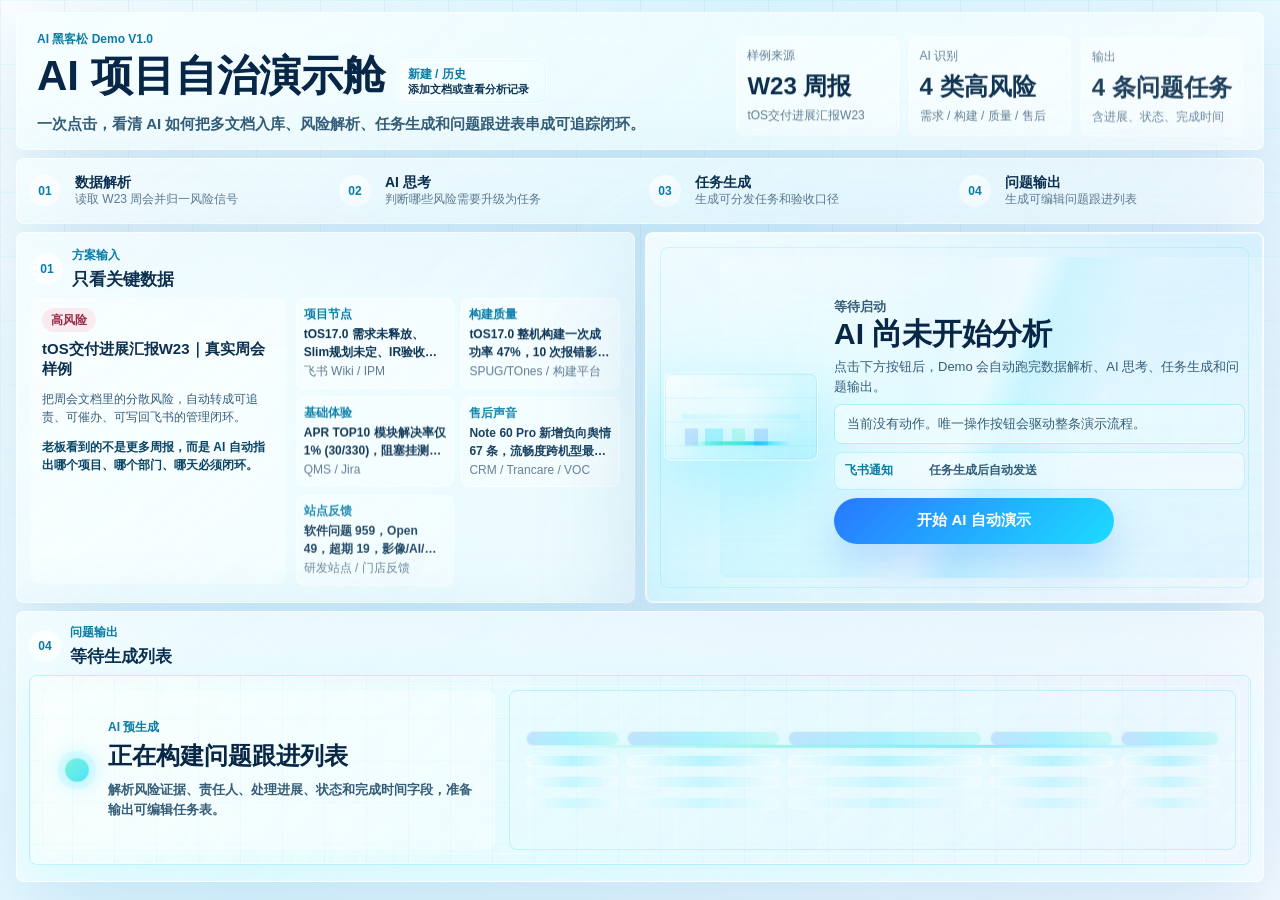
<file: index.html>
<!doctype html>
<html lang="zh-CN">
  <head>
    <meta charset="utf-8">
    <meta name="viewport" content="width=device-width, initial-scale=1">
    <meta http-equiv="refresh" content="0; url=./demo/index.html">
    <title>AI 项目自治运营平台 Demo</title>
    <style>
      body {
        min-height: 100dvh;
        margin: 0;
        display: grid;
        place-items: center;
        background: #0f1b2f;
        color: #eef6ff;
        font-family: "Avenir Next", "PingFang SC", "Microsoft YaHei", sans-serif;
        letter-spacing: 0;
      }

      a {
        color: #64d8ee;
      }
    </style>
  </head>
  <body>
    <p>正在进入 AI 项目自治演示舱 Demo 3.0。若未自动跳转，请打开 <a href="./demo/index.html">Demo 3.0</a>。</p>
  </body>
</html>
</file>
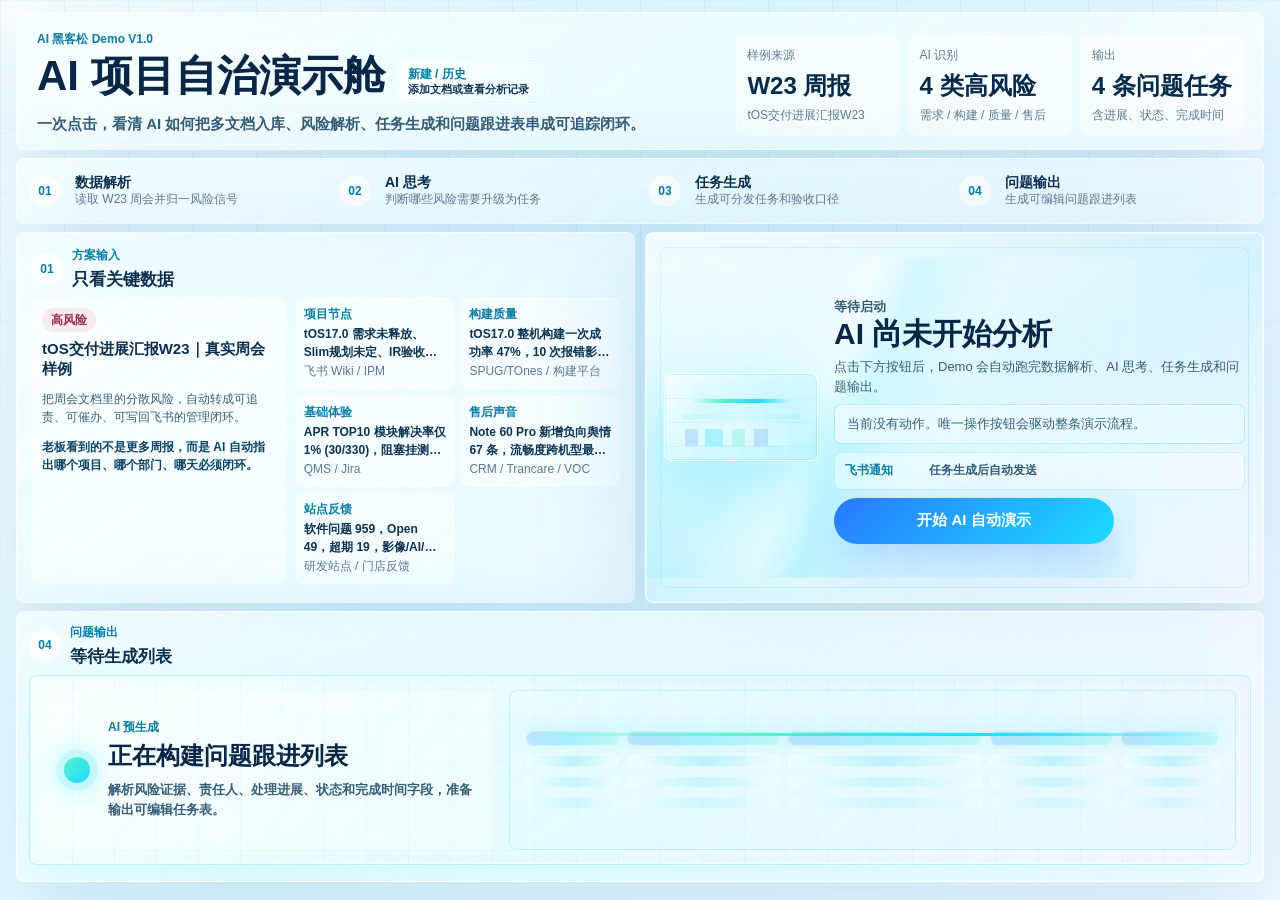
<file: demo/index.html>
<!doctype html>
<html lang="zh-CN">
  <head>
    <meta charset="utf-8">
    <meta name="viewport" content="width=device-width, initial-scale=1">
    <title>AI 项目自治演示舱 Demo</title>
    <link rel="icon" href="data:,">
    <link id="demo-style" rel="stylesheet">
    <script>
      (function () {
        function demoAssetBase() {
          if (window.location.protocol === "file:") return "./";
          if (window.location.pathname === "/demo" || window.location.pathname === "/demo/") return "/demo/";
          return "./";
        }

        var assetBase = demoAssetBase();
        var styleLink = document.getElementById("demo-style");
        if (styleLink) styleLink.href = assetBase + "styles.css";

        window.__DEMO_ASSET_BASE__ = assetBase;
        window.__loadDemoScript__ = function loadDemoScript(fileName) {
          return new Promise(function (resolve, reject) {
            var script = document.createElement("script");
            script.src = assetBase + fileName;
            script.onload = resolve;
            script.onerror = function () { reject(new Error("Demo script load failed: " + fileName)); };
            document.body.appendChild(script);
          });
        };
      })();
    </script>
  </head>
  <body>
    <main class="demo-shell" id="demo-root">
      <section class="hero-panel" aria-label="AI 项目自治演示舱">
        <div class="hero-copy">
          <p class="eyebrow">AI 黑客松 Demo V1.0</p>
          <div class="hero-title-row">
            <h1>AI 项目自治演示舱</h1>
            <div class="analysis-workbench" id="analysis-workbench" aria-label="新建分析入库与分析历史"></div>
          </div>
          <p>一次点击，看清 AI 如何把多文档入库、风险解析、任务生成和问题跟进表串成可追踪闭环。</p>
        </div>
        <div class="hero-metrics" id="hero-metrics"></div>
      </section>

      <section class="flow-rail" id="flow-rail" aria-label="AI 自动演示流程"></section>

      <section class="demo-grid">
        <aside class="glass-card signal-panel">
          <div class="section-head">
            <span>01</span>
            <div>
              <p class="eyebrow">方案输入</p>
              <h2>只看关键数据</h2>
            </div>
          </div>
          <div class="scenario-card" id="scenario-card"></div>
          <div class="signal-strip" id="signal-strip"></div>
        </aside>

        <section class="glass-card ai-stage" id="ai-stage">
          <div class="stage-orb" aria-hidden="true">
            <span></span>
          </div>
          <div class="stage-copy">
            <p class="eyebrow" id="stage-kicker">等待启动</p>
            <h2 id="stage-title">AI 尚未开始分析</h2>
            <p id="stage-detail">点击下方按钮后，Demo 会自动跑完数据解析、AI 思考、任务生成和问题输出。</p>
          </div>
          <div class="evidence-line" id="evidence-line">当前没有动作。唯一操作按钮会驱动整条演示流程。</div>
          <div class="lark-notification-feed" id="lark-notification-feed" aria-live="polite"></div>
          <button class="primary-action" id="primary-action" type="button">开始 AI 自动演示</button>
        </section>
      </section>

      <section class="glass-card result-card" id="result-card">
        <div class="section-head">
          <span>04</span>
          <div>
            <p class="eyebrow">问题输出</p>
            <h2>等待生成列表</h2>
          </div>
        </div>
        <div id="result-content"></div>
      </section>
    </main>

    <div id="analysis-modal-root"></div>
    <div class="toast" id="toast" role="status" aria-live="polite"></div>

    <script>
      (function () {
        function bootDemo() {
          window.__loadDemoScript__("data.js")
            .then(function () { return window.__loadDemoScript__("app.js"); })
            .catch(function (error) {
              var toast = document.getElementById("toast");
              if (toast) {
                toast.textContent = "Demo 资源加载失败，请检查 data.js / app.js 路径。";
                toast.classList.add("show");
              }
              console.error(error);
            });
        }

        if (document.readyState === "loading") {
          document.addEventListener("DOMContentLoaded", bootDemo);
        } else {
          bootDemo();
        }
      })();
    </script>
  </body>
</html>
</file>
